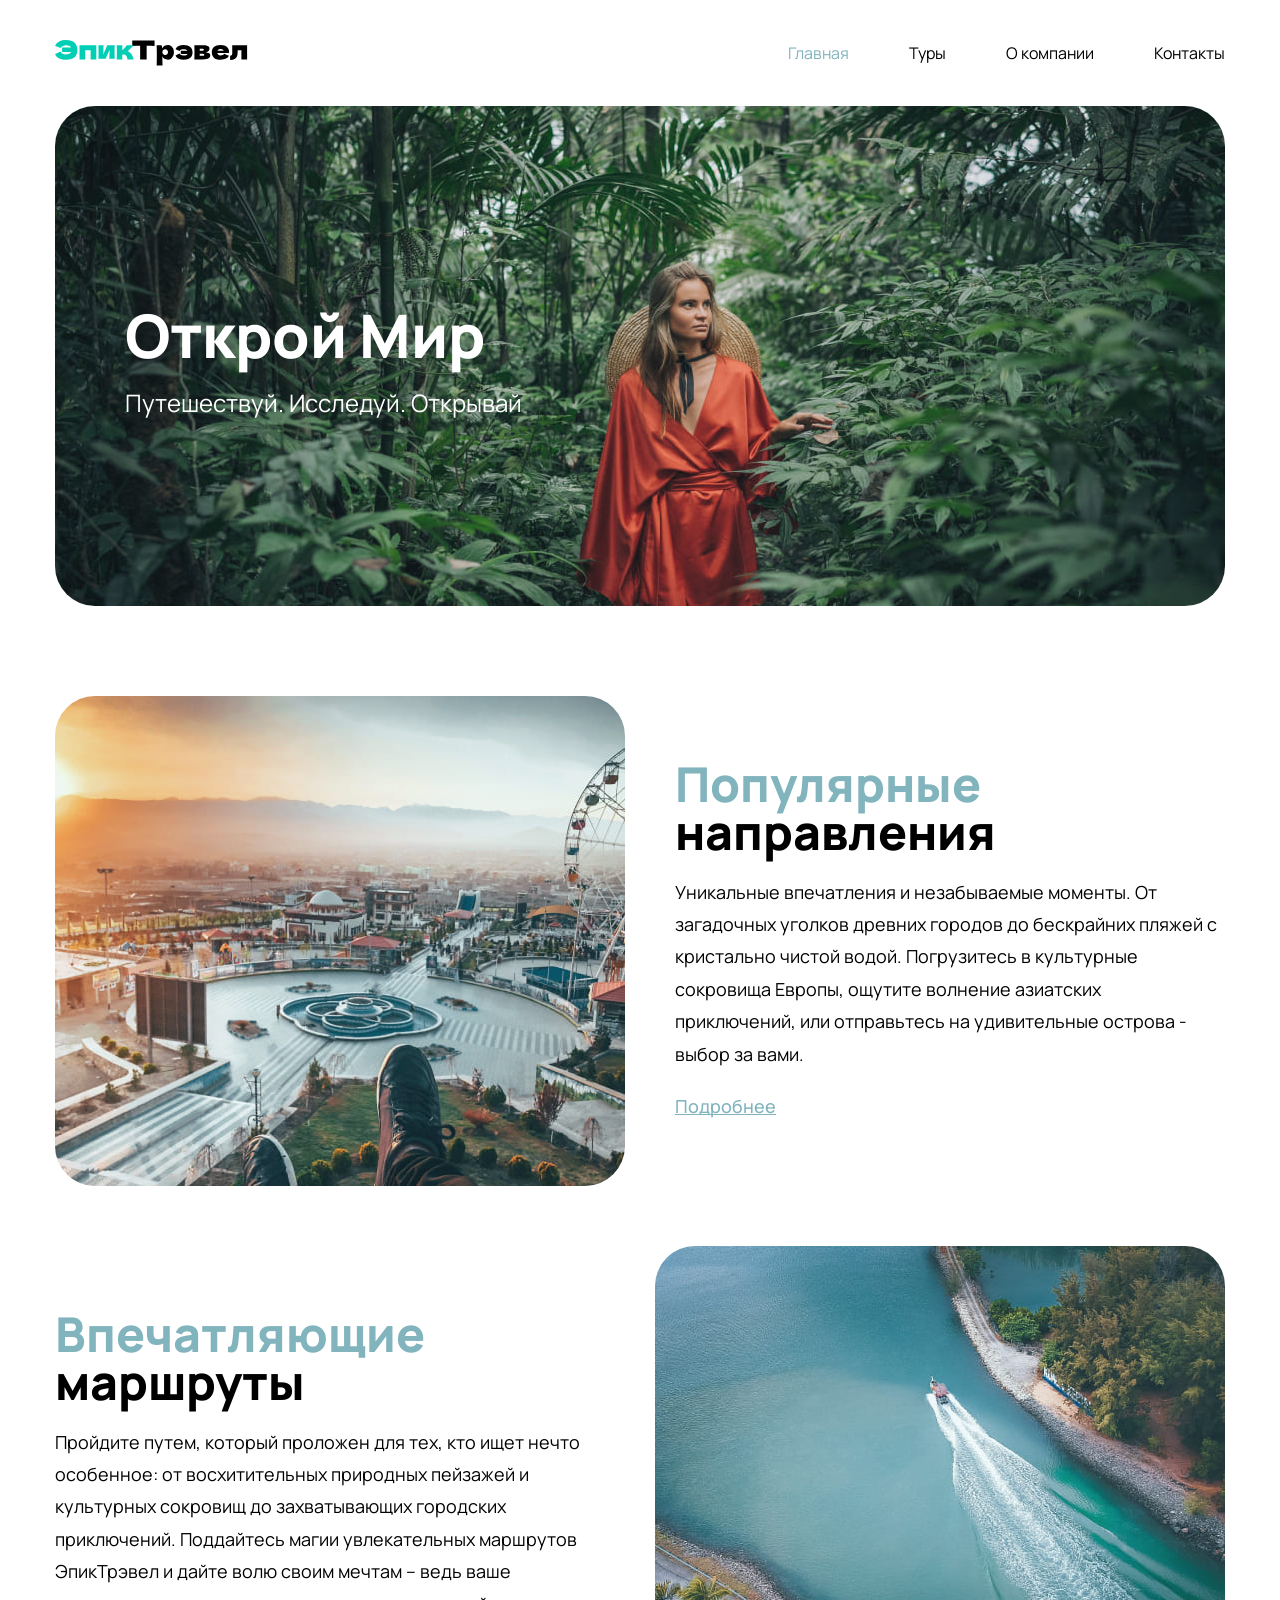
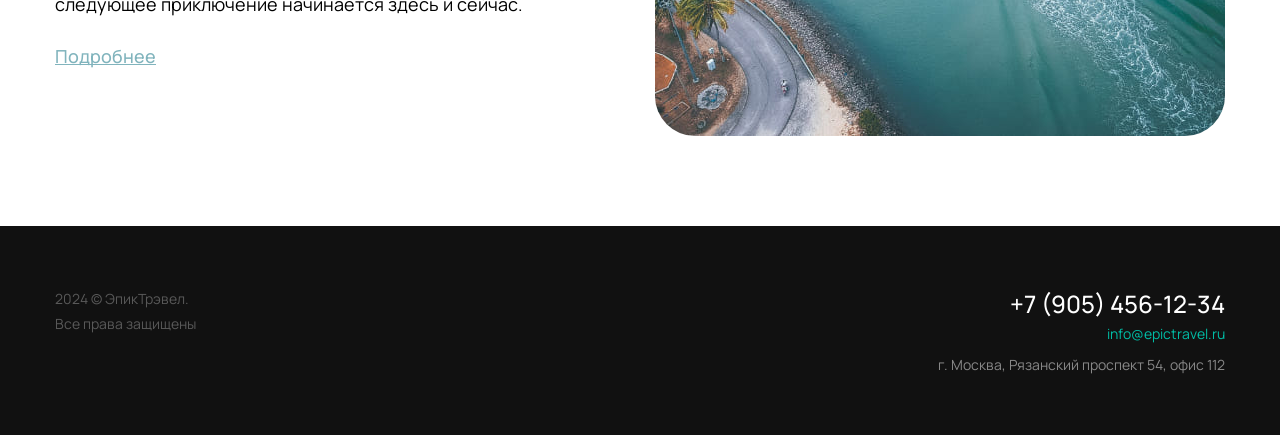
<file: index.html>
<!DOCTYPE html>
<html lang="ru">

<head>
    <meta charset="UTF-8">
    <meta name="viewport" content="width=device-width, initial-scale=1.0">
    <title>ЭпикТрэвел</title>
    <link rel="stylesheet" href="./css/reset.css">
    <link rel="stylesheet" href="./css/main.css">
    <link rel="stylesheet" href="./css/media-tablet.css">
    <link rel="stylesheet" href="./css/media-mobile.css">
    <link rel="icon" type="image/x-icon" href="./img/favicons/favicon.svg">
    <link rel="apple-touch-icon" sizes="180x180" href="./img/favicons/apple-touch-icon.png">
</head>

<body class="sticky-footer">
    <header class="header" id="header">
        <div class="container">

            <nav class="nav">
                <a href="index.html" class="logo">
                    <img src="./img/logo.svg" alt="ЭпикТрэвел">
                </a>

                <ul class="nav-list">
                    <li><a href="index.html" class="active">Главная</a></li>
                    <li><a href="tours.html">Туры</a></li>
                    <li><a href="about.html">О компании</a></li>
                    <li><a href="contacts.html">Контакты</a></li>
                </ul>

                <button class="btn-mobile-nav" id="btn-mobile-nav" type="button">
                    <img src="./img/icons/open-mobile-nav.svg" id="mobile-nav-img" alt="Open nav">
                </button>
            </nav>

        </div>
    </header>

    <section class="mobile-nav" id="mobile-nav">
        <h2 class="visually-hidden">Навигация</h2>
        <ul class="mobile-nav-list">
            <li><a href="index.html">Главная</a></li>
            <li><a href="tours.html">Туры</a></li>
            <li><a href="about.html">О компании</a></li>
            <li><a href="contacts.html">Контакты</a></li>
        </ul>
    </section>

    <main class="main-page">
        <div class="container">

            <section class="promo">
                <div class="promo-desc">
                    <h1 class="promo-title">Открой Мир</h1>
                    <p class="promo-text">Путешествуй. Исследуй. Открывай</p>
                </div>
            </section>

            <div class="main-content">
                <section class="content-row">
                    <div class="content-img">
                        <picture>
                            <source srcset="./img/main/img-01-mobile.jpg, ./img/main/img-01-mobile@2x.jpg 2x"
                                media="(max-width: 767px)">
                            <img src="./img/main/img-01.jpg" srcset="./img/main/img-01@2x.jpg 2x"
                                alt="Популярные направления">
                        </picture>
                    </div>
                    <div class="content-text">
                        <h2 class="title-1"><span>Популярные</span> направления</h2>
                        <p>Уникальные впечатления и незабываемые моменты. От загадочных уголков древних городов до
                            бескрайних пляжей с кристально
                            чистой водой. Погрузитесь в культурные сокровища Европы, ощутите волнение азиатских
                            приключений, или отправьтесь на
                            удивительные острова - выбор за вами.</p>
                        <p><a href="#!">Подробнее</a></p>
                    </div>
                </section>

                <section class="content-row content-row-reverse content-column-on-mobile">
                    <div class="content-img">
                        <picture>
                            <source srcset="./img/main/img-02-mobile.jpg, ./img/main/img-02-mobile@2x.jpg 2x"
                                media="(max-width: 767px)">
                            <img src="./img/main/img-02.jpg" srcset="./img/main/img-02@2x.jpg 2x"
                                alt="Впечатляющие маршруты">
                        </picture>
                    </div>
                    <div class="content-text">
                        <h2 class="title-1"><span>Впечатляющие</span> маршруты</h2>
                        <p>Пройдите путем, который проложен для тех, кто ищет нечто особенное: от восхитительных
                            природных пейзажей и культурных сокровищ до захватывающих городских приключений. Поддайтесь
                            магии увлекательных маршрутов ЭпикТрэвел и дайте волю своим мечтам – ведь ваше следующее
                            приключение начинается здесь и сейчас.</p>
                        <p><a href="#!">Подробнее</a></p>
                    </div>
                </section>
            </div>

        </div>
    </main>

    <footer class="footer">
        <div class="container">
            <div class="footer-row">
                <div class="footer-copyright">
                    <p>2024 © ЭпикТрэвел. <br class="desctop-only">Все права защищены</p>
                </div>

                <address class="footer-contacts">
                    <a href="tel:+79054561234" class="footer-phone">+7 (905) 456-12-34</a><br>
                    <a href="mailto:info@epictravel.ru" class="footer-email">info@epictravel.ru</a><br>
                    <p class="footer-address">г. Москва, Рязанский проспект 54, офис 112</p>
                </address>
            </div>
        </div>
    </footer>

    <script src="./js/main.js"></script>
</body>

</html>
</file>
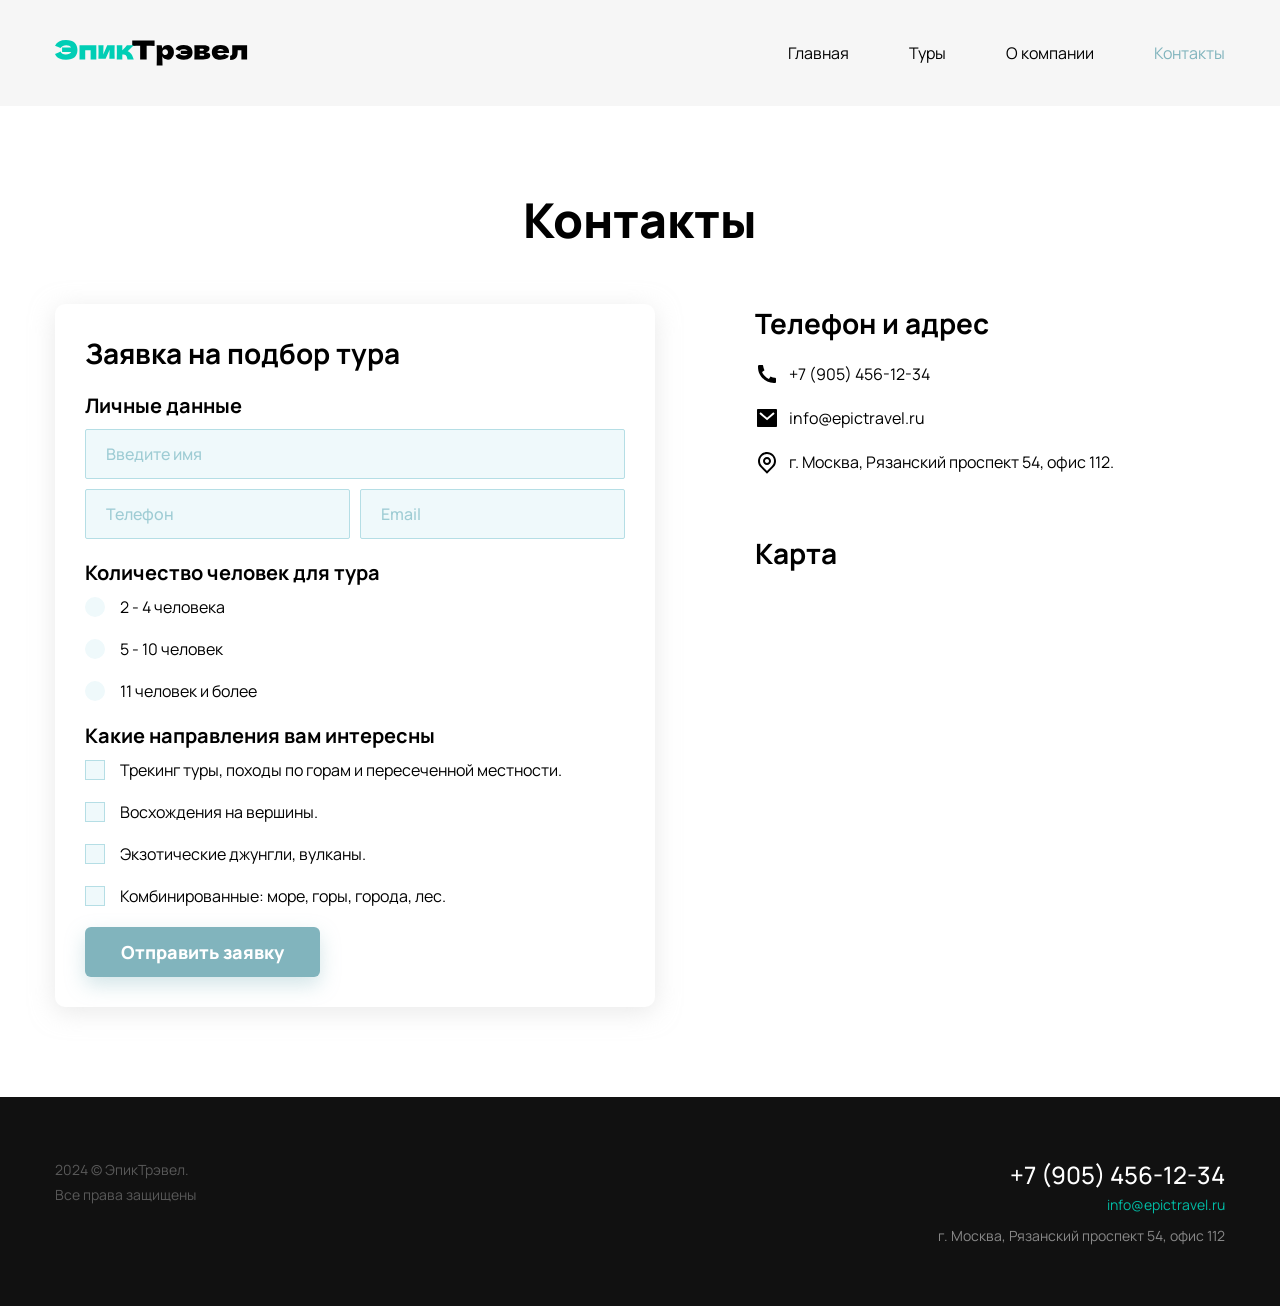
<file: contacts.html>
<!DOCTYPE html>
<html lang="ru">
<head>
    <meta charset="UTF-8">
    <meta name="viewport" content="width=device-width, initial-scale=1.0">
    <title>Контакты - ЭпикТравел</title>
    <link rel="stylesheet" href="./css/reset.css">
    <link rel="stylesheet" href="./css/main.css">
    <link rel="stylesheet" href="./css/media-tablet.css">
    <link rel="stylesheet" href="./css/media-mobile.css">
    <link rel="icon" type="image/x-icon" href="./img/favicons/favicon.svg">
    <link rel="apple-touch-icon" sizes="180x180" href="./img/favicons/apple-touch-icon.png">
</head>
<body class="sticky-footer">
    <header class="header header-bg" id="header">
        <div class="container">

            <nav class="nav">
                <a href="index.html">
                    <img src="./img/logo.svg" alt="ЭпикТрэвел">
                </a>

                <ul class="nav-list">
                    <li><a href="index.html">Главная</a></li>
                    <li><a href="tours.html">Туры</a></li>
                    <li><a href="about.html">О компании</a></li>
                    <li><a href="contacts.html" class="active">Контакты</a></li>
                </ul>

                <button class="btn-mobile-nav" id="btn-mobile-nav" type="button">
                    <img src="./img/icons/open-mobile-nav.svg" id="mobile-nav-img" alt="Open nav">
                </button>
            </nav>

        </div>
    </header>

    <section class="mobile-nav" id="mobile-nav">
        <h2 class="visually-hidden">Навигация</h2>
        <ul class="mobile-nav-list">
            <li><a href="index.html">Главная</a></li>
            <li><a href="tours.html">Туры</a></li>
            <li><a href="about.html">О компании</a></li>
            <li><a href="contacts.html">Контакты</a></li>
        </ul>
    </section>

    <main class="inner-page">
        <div class="container">

            <div class="inner-page-title-wrapper">
                <h1 class="title-1 text-center">Контакты</h1>
            </div>

            <div class="contacts-columns">
                <form class="form-wrapper">

                    <h2 class="title-2">Заявка на подбор тура</h2>

                    <section class="form-group">
                        <h3 class="title-3">Личные данные</h3>
                        <div class="inputs-wrapper">
                            <input type="text" class="input" placeholder="Введите имя" name="name">
                            <input type="tel" class="input input-50" placeholder="Телефон" name="phone">
                            <input type="email" class="input input-50" placeholder="Email" name="email">
                        </div>
                    </section>

                    <section class="form-group">
                        <h3 class="title-3">Количество человек для тура</h3>
                        <ul class="radio-list">
                            <li>
                                <label>
                                    <input type="radio" class="real-radio visually-hidden" name="number" value="2-4"> 
                                    <span class="fake-radio"></span>
                                    2 - 4 человека
                                </label>
                            </li>
                            <li>
                                <label>
                                    <input type="radio" class="real-radio visually-hidden" name="number" value="5-10"> 
                                    <span class="fake-radio"></span>
                                    5 - 10 человек
                                </label>
                            </li>
                            <li>
                                <label>
                                    <input type="radio" class="real-radio visually-hidden" name="number" value="11+"> 
                                    <span class="fake-radio"></span>
                                    11 человек и более
                                </label>
                            </li>
                        </ul>
                    </section>

                    <section class="form-group">
                        <h3 class="title-3">Какие направления вам интересны</h3>
                        <ul class="checkbox-list">
                            <li>
                                <label>
                                    <input type="checkbox" class="real-checkbox visually-hidden" name="tracking">
                                    <span class="fake-checkbox"></span>
                                    Трекинг туры, походы по горам и пересеченной местности.
                                </label>
                            </li>
                            <li>
                                <label>
                                    <input type="checkbox" class="real-checkbox visually-hidden" name="mountains"> 
                                    <span class="fake-checkbox"></span>
                                    Восхождения на вершины.
                                </label>
                            </li>
                            <li>
                                <label>
                                    <input type="checkbox" class="real-checkbox visually-hidden" name="exotic"> 
                                    <span class="fake-checkbox"></span>
                                    Экзотические джунгли, вулканы.
                                </label>
                            </li>
                            <li>
                                <label>
                                    <input type="checkbox" class="real-checkbox visually-hidden" name="combo">
                                    <span class="fake-checkbox"></span>
                                    Комбинированные: море, горы, города, лес.
                                </label>
                            </li>
                        </ul>
                    </section>

                    <button class="submit-btn" type="submit">Отправить заявку</button>

                </form>

                <section class="address-wrapper">
                    <div class="address-item">
                        <h2 class="title-2">Телефон и адрес</h2>
                        <ul class="address-list">
                            <li><img src="./img/icons/phone.svg" alt="Телефон"> +7 (905) 456-12-34</li>
                            <li><img src="./img/icons/mail.svg" alt="Email">info@epictravel.ru</li>
                            <li><img src="./img/icons/map.svg" alt="Адрес">г. Москва, Рязанский проспект 54, офис 112.</li>
                        </ul>
                    </div>

                    <div class="address-item">
                        <h2 class="title-2">Карта</h2>
                        <!-- <img src="./img/cuntacts/map.jpg" srcset="./img/cuntacts/map@2x.jpg 2x" alt="Карта"> -->
                        <iframe class="yandex-map"
                            src="https://yandex.ru/map-widget/v1/?um=constructor%3A509bf495e9a3beb389a3c098e194116af38f66c8ce76b6f8363ec1c79d58e5e3&amp;source=constructor"
                            style="border: none;"></iframe>
                    </div>
                </section>
            </div>

        </div>
    </main>

    <footer class="footer">
        <div class="container">
            <div class="footer-row">
                <div class="footer-copyright">
                    <p>2024 © ЭпикТрэвел. <br>Все права защищены</p>
                </div>

                <address class="footer-contacts">
                    <a href="tel:+79054561234" class="footer-phone">+7 (905) 456-12-34</a><br>
                    <a href="mailto:info@epictravel.ru" class="footer-email">info@epictravel.ru</a><br>
                    <p class="footer-address">г. Москва, Рязанский проспект 54, офис 112</p>
                </address>
            </div>
        </div>
    </footer>

    <script src="./js/main.js"></script>
</body>
</html>
</file>
<file: css/main.css>
@import url(https://fonts.googleapis.com/css?family=Manrope:regular,500,700,800);

body {
    font-family: 'Manrope', sans-serif;
}

.none {
    display: none !important;
}

.sticky-footer {
    min-height: 100vh;
    display: flex;
    flex-direction: column;

}

.container {
    width: 1200px;
    margin: 0 auto;
    padding: 0 15px;
}

.container.container-small {
    width: 1000px;
    margin: 0 auto;
    padding: 0 15px;
}

.title-1 {
    font-weight: 800;
    font-size: 48px;
    line-height: 1;
}

.title-1 span {
    color: #81b4bd;
}

.title-2 {
    font-weight: 700;
    font-size: 28px;
}

.title-3 {
    font-weight: 700;
    font-size: 20px;
}

.text-center {
    text-align: center;
}

.visually-hidden {
    clip: rect(0 0 0 0);
    clip-path: inset(50%);
    height: 1px;
    overflow: hidden;
    position: absolute;
    white-space: nowrap;
    width: 1px;
}

.no-scroll {
    overflow-y: hidden;
}

/* Header */

.header {
    position: relative;
    z-index: 19;
    padding: 40px 0;
}

.header-bg {
    background: #f6f6f6;
}

.header-white-bg {
    background: #fff !important;
}

/* Nav */

.logo {
    flex-shrink: 0;
}

.nav {
    display: flex;
    justify-content: space-between;
    align-items: center;
    gap: 30px;
}

.nav-list {
    display: flex;
    align-items: center;
    gap: 60px;
}

.nav-list a {
    color: #000;

    transition: color 0.2s ease-in;
}

.nav-list a.active {
    color: #81b4bd;
}

.nav-list a:hover {
    color: #00CEB5;
}

.btn-mobile-nav {
    display: none;
    height: 27px;
}

/* Mobile nav */

.mobile-nav {
    z-index: 9;
    position: fixed;
    left: 0;
    top: 0;
    width: 100%;
    height: 100vh;
    background-color: #f6f6f6;

    justify-content: center;
    align-items: center;

    display: none;

    /* transform: translateX(100%); 
    transition: transform 0.3s; */
}

.mobile-nav.open {
    /* transform: translateX(0); */
    display: flex;
}

.mobile-nav-list {
    display: flex;
    flex-direction: column;
    align-items: center;
    gap: 30px;
}

.mobile-nav-list a {
    color: #000;
}

/* Main page */

/* Promo */

.promo {
    display: flex;
    align-items: center;
    padding-left: 70px;

    height: 500px;
    background-color: #394D42;
    background-image: url(./../img/promo/promo-bg.jpg);
    background-position: center;
    background-size: cover;
    border-radius: 40px;

    color: #fff;
}

@media (-webkit-device-pixel-ratio: 2),
(min-resolution: 192dpi) {
    .promo {
        background-image: url(./../img/promo/promo-bg@2x.jpg);
    }
}

.promo-title {
    font-weight: 800;
    font-size: 60px;
    margin-bottom: 10px;
}

.promo-text {
    font-weight: 400;
    font-size: 24px;
}

/* Main content */

.main-content {
    padding: 90px 0;
    display: flex;
    flex-direction: column;
    row-gap: 60px;
}

.content-row {
    display: flex;
    align-items: center;
    column-gap: 50px;
}

.content-row.content-row-reverse {
    flex-direction: row-reverse;
}

.content-img {
    flex-shrink: 0;
    overflow: hidden;
    border-radius: 40px;
}

.content-text {
    display: flex;
    flex-direction: column;
    row-gap: 20px;
}

.content-text p {
    font-weight: 400;
    font-size: 18px;
    line-height: 1.8;
}

.content-text a {
    font-weight: 500;
    font-size: 18px;
    text-decoration: underline;
    text-decoration-skip-ink: none;
    color: #81b4bd;
}

/* Inner page */

.inner-page {
    padding: 90px 0;
}

.inner-page-title-wrapper {
    margin-bottom: 60px;
}

/* Cards */

.cards-wrapper {
    display: flex;
    flex-wrap: wrap;
    gap: 60px 30px;
}

.card {
    width: 370px;
}

.card-img {
    display: block;
    margin-bottom: 20px;
    overflow: hidden;
    border-radius: 20px;
}

.card-desc {
    display: flex;
    flex-direction: column;
    gap: 10px;
}

.card-title {
    font-weight: 800;
    font-size: 20px;
    line-height: 1;
}

.card-desc p {
    font-size: 16px;
    line-height: 1.5;
}

.card-desc a {
    font-weight: 500;
    font-size: 16px;
    text-decoration: underline;
    text-decoration-skip-ink: none;
    color: #81b4bd;
}

/* Article */

.article-content p {
    font-weight: 400;
    font-size: 18px;
    line-height: 1.8;
}

.article-content p+p {
    margin-top: 30px;
}

.article-img {
    margin: 40px 0;
    border-radius: 20px;
    overflow: hidden;
}

/* Contacts */

.contacts-columns {
    display: flex;
    justify-content: space-between;
    align-items: flex-start;
    gap: 100px;
}

/* Form */

.form-wrapper {
    display: flex;
    flex-direction: column;
    gap: 20px;

    padding: 30px;
    width: 600px;

    background: #fff;
    border-radius: 10px;
    box-shadow: 0 5px 25px 0 rgba(211, 211, 211, 0.5);
}

.form-group {
    display: flex;
    flex-direction: column;
    gap: 10px;
}

.inputs-wrapper {
    display: flex;
    flex-wrap: wrap;
    gap: 10px;
}

.input {
    width: 100%;
    padding: 14px 20px;
    height: 50px;

    border: 1px solid #b5dee5;
    border-radius: 2px;
    background: #eff9fb;

    font-weight: 500;
    font-size: 16px;
    color: #36727d;
}

.input::placeholder {
    font-weight: 500;
    font-size: 16px;
    color: #9eccd4;
}

.input.input-50 {
    flex: 1;
}

.radio-list,
.checkbox-list {
    display: flex;
    flex-direction: column;
    gap: 20px;
}

.radio-list label,
.checkbox-list label {
    display: flex;
    align-items: center;
    gap: 15px;
}

.radio-list label input,
.checkbox-list label input {
    flex-shrink: 0;
}

.submit-btn {
    align-self: flex-start;

    padding: 12px 36px 13px;
    height: 50px;
    border-radius: 6px;
    background: #81b4bd;
    box-shadow: 0 8px 20px 0 rgba(129, 180, 189, 0.35);

    font-weight: 800;
    font-size: 18px;
    text-align: center;
    color: #fff;

    transition: all 0.2s ease-in;
}

.submit-btn:hover {
    opacity: 0.8;
}

.submit-btn:active {
    opacity: 1;
    background: #639098;
}

/* Custom radio buttons*/

.fake-radio {
    flex-shrink: 0;
    position: relative;

    width: 20px;
    height: 20px;

    border-radius: 20px;
    border-radius: 1px solid #B5DEE5;
    background: #EFF9FB;
}

.fake-radio::after {
    content: "";
    position: absolute;
    left: 50%;
    top: 50%;
    transform: translate(-50%, -50%) scale(0);

    width: 12px;
    height: 12px;
    border-radius: 12px;
    background-color: #37B6CC;

    transition: all 0.2s ease-in;
}

.real-radio:checked+.fake-radio::after {
    transform: translate(-50%, -50%) scale(1);
}

/* Custom checkboxes */

.fake-checkbox {
    position: relative;

    width: 20px;
    height: 20px;
    flex-shrink: 0;

    border: 1px solid #b5dee5;
    background: #eff9fb;
}

.fake-checkbox::after {
    content: "";

    position: absolute;
    left: 50%;
    top: 50%;
    transform: translate(-50%, -50%) scale(0);
    transition: all 0.2s ease-in;

    width: 14px;
    height: 10px;

    background-image: url(./../img/icons/tick.svg);
    background-repeat: no-repeat;
    background-position: center;
}

.real-checkbox:checked + .fake-checkbox::after {
    transform: translate(-50%, -50%) scale(1); 
}

/* Address */

.address-wrapper {
    display: flex;
    flex-direction: column;
    gap: 60px;
    width: 470px;
}

.address-item {
    display: flex;
    flex-direction: column;
    gap: 20px;
}

.address-list {
    display: flex;
    flex-direction: column;
    gap: 20px;
}

.address-list li {
    display: flex;
    align-items: center;
    gap: 10px;
}

.yandex-map {
    width: 100%;
    height: 345px;
}

/* Footer */

.footer {
    margin-top: auto;

    padding: 60px 0;
    background: #111;
    color: #fff;
}

.footer-row {
    display: flex;
    justify-content: space-between;
    align-items: flex-start;
    gap: 30px;
}

.footer-copyright {
    font-size: 14px;
    line-height: 1.8;
    color: rgba(255, 255, 255, 0.3);
}

.footer-contacts {
    text-align: right;
}

.footer-phone {
    font-weight: 500;
    font-size: 24px;
    line-height: 1.5;
    color: #fff;
}

.footer-email {
    display: inline-block;
    margin-bottom: 10px;

    font-size: 14px;
    line-height: 1.5;
    color: #00bda6;
}

.footer-address {
    font-size: 14px;
    line-height: 1.5;
    color: rgba(255, 255, 255, 0.5);
}
</file>
<file: css/media-tablet.css>
/* Tablet */

@media (max-width: 1199px) {
    .desctop-only {
        display: none !important;
    }

    .container {
        width: 768px;
    }

    .container.container-small {
        width: 768px;
    }

    .title-1 {
        font-size: 38px;
    }

    .nav-list {
        gap: 30px;
    }

    .promo {

        padding-left: 20px;
        height: 350px;
        border-radius: 20px;
    }

    .promo-title {
        font-size: 40px;
        margin-bottom: 0px;
    }

    .promo-text {
        font-size: 18px;
    }

    .main-content {
        padding: 60px 0;
    }

    .content-row {
        align-items: flex-start;
        column-gap: 30px;
    }

    .content-img {
        border-radius: 20px;
    }

    .content-img,
    .content-text {
        flex: 1;
    }

    .content-text {
        row-gap: 10px;
    }

    .content-text p {
        font-size: 14px;
    }

    .content-text a {
        font-size: 14px;
    }

    .footer {
        padding: 40px 0;
    }

    .footer-row {
        display: flex;
        flex-direction: column-reverse;
        justify-content: flex-start;
        align-items: flex-start;
        gap: 30px;
    }

    .footer-contacts {
        text-align: left;
    }

    /* Inner page */

    .inner-page {
        padding: 60px 0;
    }

    .inner-page-title-wrapper {
        margin-bottom: 40px;
    }

    /* Cards */

    .cards-wrapper {
        row-gap: 40px;
    }

    .card {
        width: 354px;
    }

    .card-desc p {
        font-size: 16px;
    }

    .card-desc a {
        font-size: 16px;
    }

    /* Article */

    .article-content p {
        font-size: 16px;
    }

    .article-content p+p {
        margin-top: 14px;
    }

    .article-img {
        margin: 20px 0;
    }

    /* Contacts */

    .contacts-columns {
        flex-direction: column-reverse;
        gap: 40px;
    }

    /* Address */

    .address-wrapper {
        gap: 40px;
        width: 100%;
    }

    /* Form */

    .form-wrapper {
        width: 100%;
    }
}
</file>
<file: css/media-mobile.css>
/* Mobile */

@media (max-width: 767px) {
    .desctop-only {
        display: none !important;
    }

    .container {
        width: 100%;
    }

    .container.container-small {
        width: 290px;
    }

    .title-1 {
        font-size: 28px;
    }

    .title-2 {
        font-size: 22px;
    }

    .title-3 {
        font-size: 18px;
    }

    .nav-list {
        display: none;
    }

    .btn-mobile-nav {
        display: block;
    }

    .promo {
        justify-content: center;
        align-items: flex-start;
        padding-top: 40px;
        padding-left: 0px;
        text-align: center;
    }

    .promo-title {
        font-size: 34px;
    }

    .promo-text {
        font-size: 14px;
    }

    .main-content {
        padding: 40px 0;
        gap: 40px;
    }

    .content-row {
        flex-direction: column;
        row-gap: 20px;
    }

    .content-img {
        flex-basis: 120px;
    }

    .content-column-on-mobile {
        flex-direction: column !important;
    }

    /* Inner page */

    .inner-page {
        padding: 40px 0;
    }

    /* Cards */

    .cards-wrapper {
        row-gap: 20px;
    }

    .card {
        width: 290px;
    }

    .card-desc p {
        font-size: 14px;
    }

    .card-desc a {
        font-size: 14px;
    }

    /* Article */

    .article-content p {
        font-size: 14px;
    }

    /* Address */

    .address-wrapper {
        gap: 20px;
        font-size: 14px;
    }

    /* Form */

    .form-wrapper {
        padding: 20px 15px;
        font-size: 14px;
    }
}
</file>
